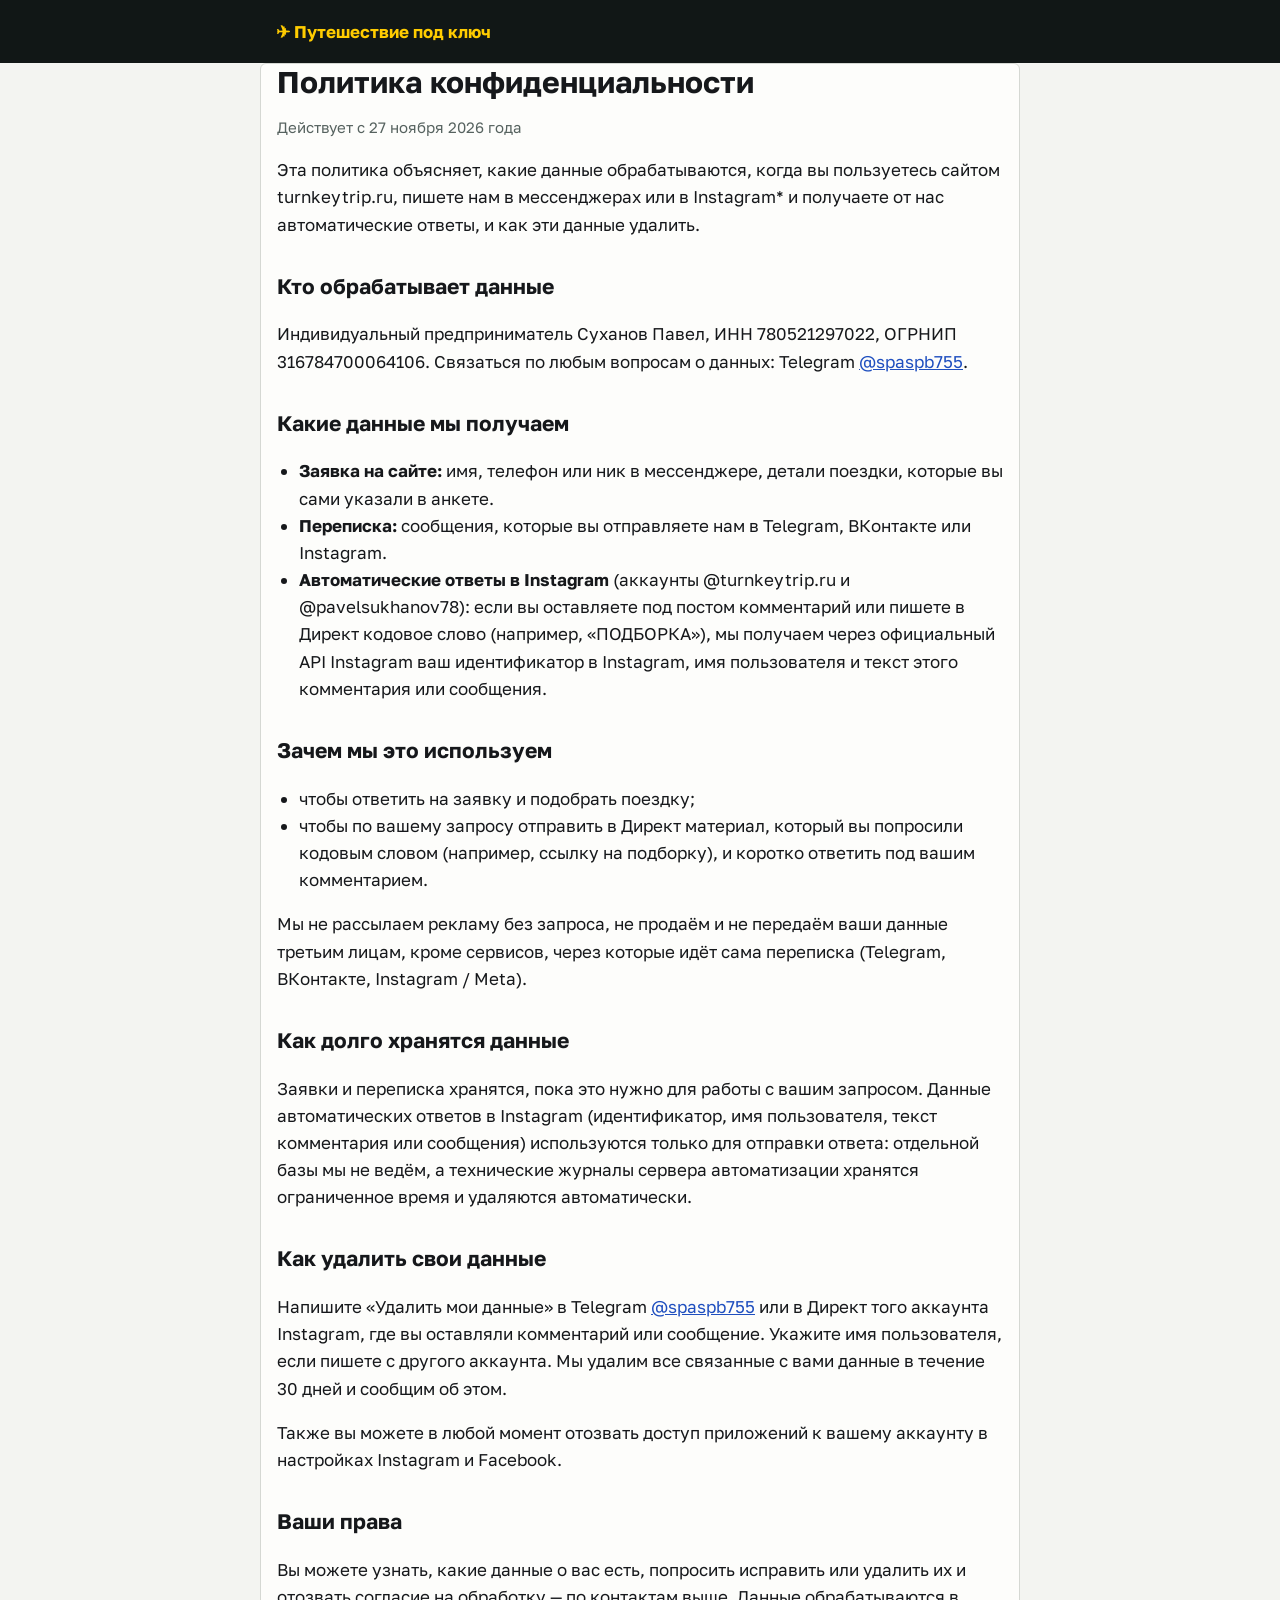
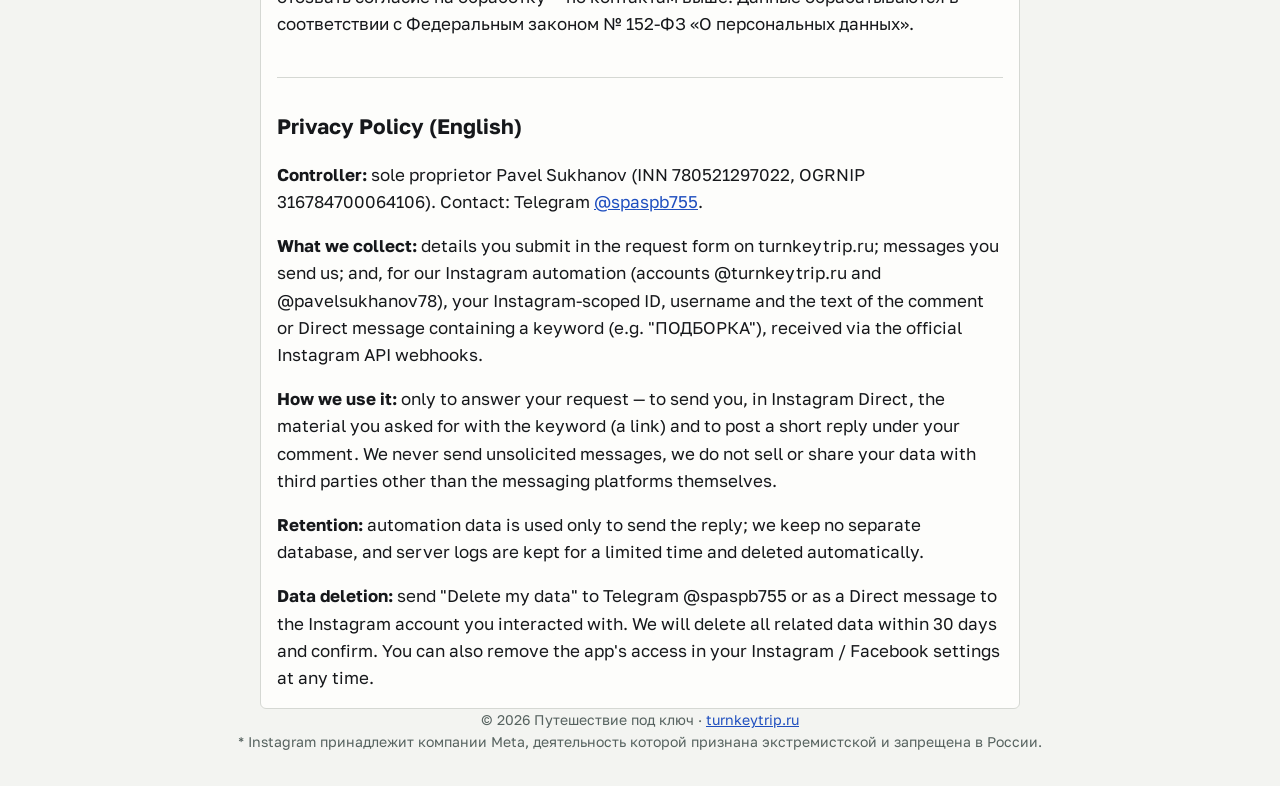
<file: privacy.html>
<!DOCTYPE html>
<html lang="ru">
<head>
  <meta charset="UTF-8">
  <meta name="viewport" content="width=device-width, initial-scale=1.0">
  <title>Политика конфиденциальности — Путешествие под ключ</title>
  <meta name="description" content="Политика конфиденциальности и порядок удаления данных: сайт turnkeytrip.ru, каналы и автоматические ответы в Instagram.">
  <link rel="canonical" href="https://turnkeytrip.ru/privacy.html">
  <link rel="icon" href="data:image/svg+xml,%3Csvg xmlns='http://www.w3.org/2000/svg' viewBox='0 0 64 64'%3E%3Crect width='64' height='64' rx='12' fill='%23111716'/%3E%3Ctext x='32' y='45' font-size='38' text-anchor='middle' fill='%23ffcc00'%3E%E2%9C%88%3C/text%3E%3C/svg%3E">
  <link rel="preconnect" href="https://fonts.googleapis.com">
  <link rel="preconnect" href="https://fonts.gstatic.com" crossorigin>
  <link href="https://fonts.googleapis.com/css2?family=Golos+Text:wght@400;500;600;700&display=swap" rel="stylesheet">
  <style>
    :root { --ink: #16181b; --paper: #f3f4f1; --card: #fdfdfb; --muted: #56625f; --rule: #d5d8d3; --signal: #ffcc00; --runway: #1f4fbf; }
    * { box-sizing: border-box; }
    body { margin: 0; background: var(--paper); color: var(--ink); font: 17px/1.6 "Golos Text", "Segoe UI", Roboto, Arial, sans-serif; }
    .wrap { max-width: 760px; margin: 0 auto; padding: 0 16px; }
    header { background: #111716; color: #e8eeed; padding: 18px 0; }
    header a { color: var(--signal); text-decoration: none; font-weight: 700; }
    main { background: var(--card); margin: 24px auto 40px; padding: 24px 28px; border: 1px solid var(--rule); border-radius: 6px; }
    h1 { font-size: 30px; line-height: 1.2; margin: 0 0 6px; }
    h2 { font-size: 21px; margin: 32px 0 8px; }
    .muted { color: var(--muted); font-size: 15px; }
    a { color: var(--runway); }
    ul { padding-left: 22px; }
    hr { border: 0; border-top: 1px solid var(--rule); margin: 40px 0 8px; }
    footer { text-align: center; color: var(--muted); font-size: 14px; padding: 0 16px 32px; }
    @media (max-width: 520px) { main { padding: 18px 16px; } h1 { font-size: 25px; } }
  </style>
</head>
<body>
  <header>
    <div class="wrap"><a href="/">✈ Путешествие под&nbsp;ключ</a></div>
  </header>

  <main class="wrap">
    <h1>Политика конфиденциальности</h1>
    <p class="muted">Действует с 27 ноября 2026 года</p>

    <p>Эта политика объясняет, какие данные обрабатываются, когда вы пользуетесь сайтом turnkeytrip.ru, пишете нам в мессенджерах или в Instagram* и получаете от нас автоматические ответы, и как эти данные удалить.</p>

    <h2>Кто обрабатывает данные</h2>
    <p>Индивидуальный предприниматель Суханов Павел, ИНН 780521297022, ОГРНИП 316784700064106. Связаться по любым вопросам о данных: Telegram <a href="https://t.me/spaspb755" target="_blank" rel="noopener">@spaspb755</a>.</p>

    <h2>Какие данные мы получаем</h2>
    <ul>
      <li><strong>Заявка на сайте:</strong> имя, телефон или ник в мессенджере, детали поездки, которые вы сами указали в анкете.</li>
      <li><strong>Переписка:</strong> сообщения, которые вы отправляете нам в Telegram, ВКонтакте или Instagram.</li>
      <li><strong>Автоматические ответы в Instagram</strong> (аккаунты @turnkeytrip.ru и @pavelsukhanov78): если вы оставляете под постом комментарий или пишете в Директ кодовое слово (например, «ПОДБОРКА»), мы получаем через официальный API Instagram ваш идентификатор в Instagram, имя пользователя и текст этого комментария или сообщения.</li>
    </ul>

    <h2>Зачем мы это используем</h2>
    <ul>
      <li>чтобы ответить на заявку и подобрать поездку;</li>
      <li>чтобы по вашему запросу отправить в Директ материал, который вы попросили кодовым словом (например, ссылку на подборку), и коротко ответить под вашим комментарием.</li>
    </ul>
    <p>Мы не рассылаем рекламу без запроса, не продаём и не передаём ваши данные третьим лицам, кроме сервисов, через которые идёт сама переписка (Telegram, ВКонтакте, Instagram / Meta).</p>

    <h2>Как долго хранятся данные</h2>
    <p>Заявки и переписка хранятся, пока это нужно для работы с вашим запросом. Данные автоматических ответов в Instagram (идентификатор, имя пользователя, текст комментария или сообщения) используются только для отправки ответа: отдельной базы мы не ведём, а технические журналы сервера автоматизации хранятся ограниченное время и удаляются автоматически.</p>

    <h2 id="delete">Как удалить свои данные</h2>
    <p>Напишите «Удалить мои данные» в Telegram <a href="https://t.me/spaspb755" target="_blank" rel="noopener">@spaspb755</a> или в Директ того аккаунта Instagram, где вы оставляли комментарий или сообщение. Укажите имя пользователя, если пишете с другого аккаунта. Мы удалим все связанные с вами данные в течение 30 дней и сообщим об этом.</p>
    <p>Также вы можете в любой момент отозвать доступ приложений к вашему аккаунту в настройках Instagram и Facebook.</p>

    <h2>Ваши права</h2>
    <p>Вы можете узнать, какие данные о вас есть, попросить исправить или удалить их и отозвать согласие на обработку — по контактам выше. Данные обрабатываются в соответствии с Федеральным законом № 152-ФЗ «О персональных данных».</p>

    <hr>
    <section lang="en">
      <h2>Privacy Policy (English)</h2>
      <p><strong>Controller:</strong> sole proprietor Pavel Sukhanov (INN 780521297022, OGRNIP 316784700064106). Contact: Telegram <a href="https://t.me/spaspb755" target="_blank" rel="noopener">@spaspb755</a>.</p>
      <p><strong>What we collect:</strong> details you submit in the request form on turnkeytrip.ru; messages you send us; and, for our Instagram automation (accounts @turnkeytrip.ru and @pavelsukhanov78), your Instagram-scoped ID, username and the text of the comment or Direct message containing a keyword (e.g. "ПОДБОРКА"), received via the official Instagram API webhooks.</p>
      <p><strong>How we use it:</strong> only to answer your request — to send you, in Instagram Direct, the material you asked for with the keyword (a link) and to post a short reply under your comment. We never send unsolicited messages, we do not sell or share your data with third parties other than the messaging platforms themselves.</p>
      <p><strong>Retention:</strong> automation data is used only to send the reply; we keep no separate database, and server logs are kept for a limited time and deleted automatically.</p>
      <p id="data-deletion"><strong>Data deletion:</strong> send "Delete my data" to Telegram @spaspb755 or as a Direct message to the Instagram account you interacted with. We will delete all related data within 30 days and confirm. You can also remove the app's access in your Instagram / Facebook settings at any time.</p>
    </section>
  </main>

  <footer>© <span id="year">2026</span> Путешествие под ключ · <a href="/">turnkeytrip.ru</a><br>* Instagram принадлежит компании Meta, деятельность которой признана экстремистской и запрещена в России.</footer>
  <script>document.getElementById('year').textContent = new Date().getFullYear();</script>
</body>
</html>
</file>
